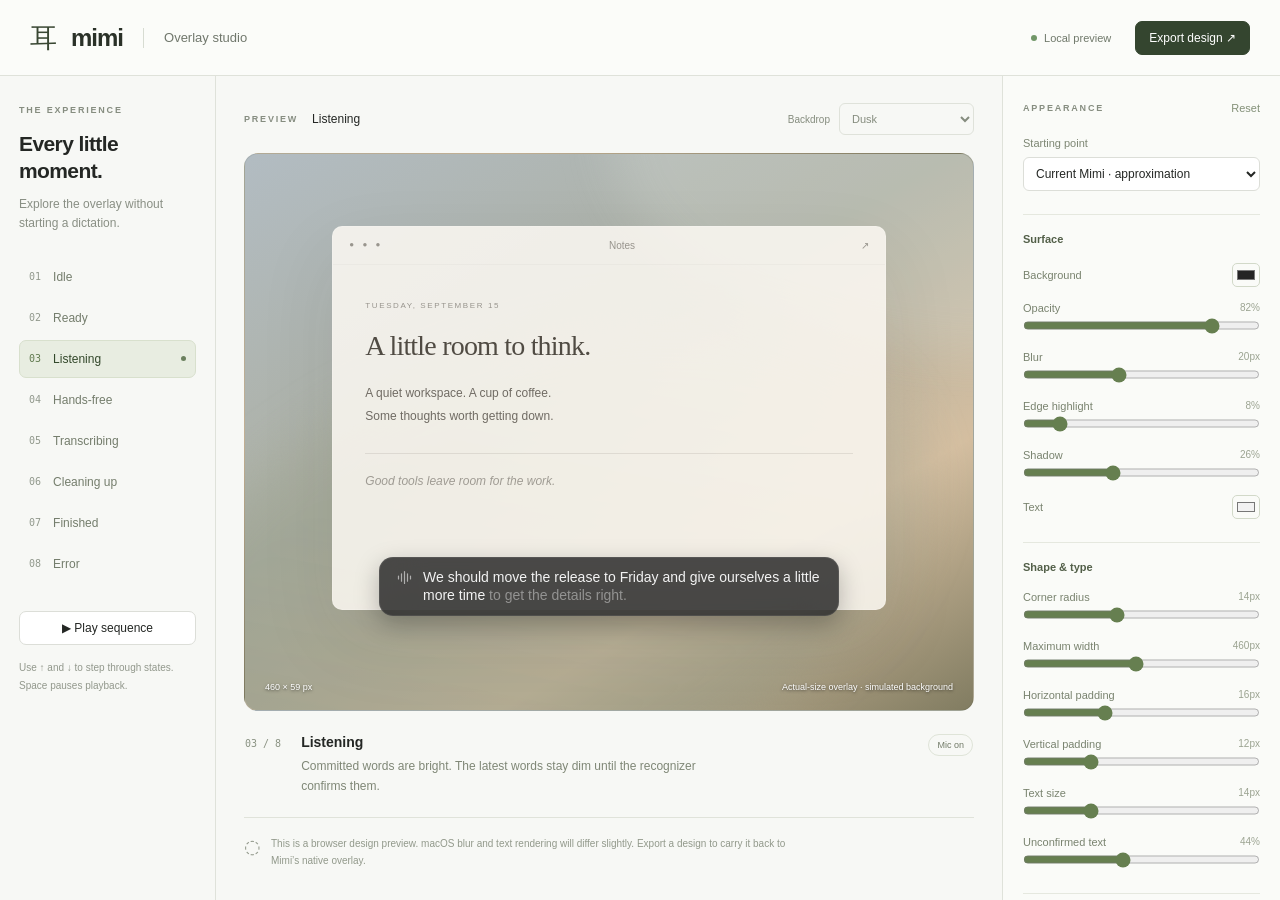
<file: tools/overlay-preview/index.html>
<!doctype html>
<html lang="en">
<head>
  <meta charset="utf-8">
  <meta name="viewport" content="width=device-width, initial-scale=1">
  <title>Mimi — Overlay studio</title>
  <link rel="icon" href="data:image/svg+xml,%3Csvg xmlns='http://www.w3.org/2000/svg' viewBox='0 0 40 40'%3E%3Ctext y='32' font-size='34'%3E耳%3C/text%3E%3C/svg%3E">
  <link rel="stylesheet" href="style.css">
</head>
<body>
  <header class="topbar">
    <div class="brand"><span class="mark">耳</span><strong>mimi</strong><span class="divider"></span><span>Overlay studio</span></div>
    <div class="header-actions"><span class="local"><i></i> Local preview</span><button id="export">Export design <span aria-hidden="true">↗</span></button></div>
  </header>
  <main>
    <aside class="states-pane">
      <p class="eyebrow">THE EXPERIENCE</p>
      <h1>Every little moment.</h1>
      <p class="muted intro">Explore the overlay without starting a dictation.</p>
      <nav id="states" aria-label="Overlay state"></nav>
      <button id="play" class="play">▶ Play sequence</button>
      <p class="side-note">Use ↑ and ↓ to step through states.<br>Space pauses playback.</p>
    </aside>
    <section class="workspace" aria-label="Preview workspace">
      <div class="workspace-toolbar"><div><span class="eyebrow">PREVIEW</span><span id="state-name">Listening</span></div><label class="backdrop-picker">Backdrop <select id="backdrop"><option value="dusk">Dusk</option><option value="paper">Light workspace</option><option value="night">Dark workspace</option><option value="color">Color study</option></select></label></div>
      <div class="stage dusk" id="stage">
        <div class="ambient ambient-one"></div><div class="ambient ambient-two"></div>
        <div class="sample-window" aria-hidden="true"><div class="window-bar"><span>● ● ●</span><span>Notes</span><span>↗</span></div><div class="sample-content"><div class="sample-date">TUESDAY, SEPTEMBER 15</div><h2>A little room to think.</h2><p>A quiet workspace. A cup of coffee.<br>Some thoughts worth getting down.</p><div class="sample-rule"></div><p class="sample-muted">Good tools leave room for the work.</p></div></div>
        <div class="overlay-anchor"><div id="overlay" class="mimi-overlay"><span class="glyph" id="glyph" aria-hidden="true"></span><div class="overlay-copy"><span id="committed"></span><span id="volatile-text"></span></div></div></div>
        <div class="stage-caption"><span id="dimensions"></span><span>Actual-size overlay · simulated background</span></div>
      </div>
      <div class="state-details"><span id="state-number">03 / 08</span><div><h2 id="detail-title">Listening</h2><p id="detail-description"></p></div><span id="mic-state" class="mic-state"></span></div>
      <div class="preview-note"><span aria-hidden="true">◌</span><p>This is a browser design preview. macOS blur and text rendering will differ slightly. Export a design to carry it back to Mimi’s native overlay.</p></div>
    </section>
    <aside class="inspector" aria-label="Appearance editor">
      <div class="inspector-heading"><span class="eyebrow">APPEARANCE</span><button id="reset" class="text-button">Reset</button></div>
      <label class="field-label" for="preset">Starting point</label><select id="preset"><option value="current">Current Mimi · approximation</option><option value="glass">Soft glass</option><option value="ink">Solid ink</option><option value="light">Frosted light</option><option value="custom">Custom</option></select>
      <section class="control-section"><h2>Surface</h2><label class="color-row">Background <input type="color" id="background" aria-label="Background color"></label><div id="surface-controls"></div><label class="color-row">Text <input type="color" id="textColor" aria-label="Text color"></label></section>
      <section class="control-section"><h2>Shape & type</h2><div id="shape-controls"></div></section>
      <section class="control-section"><h2>Content</h2><label class="field-label" for="sample">Sample dictation</label><textarea id="sample" rows="3" spellcheck="false"></textarea><label class="check-row"><input type="checkbox" id="motion"> Animate listening icon</label></section>
      <p class="save-note" id="save-note" role="status">Changes stay in this browser.</p>
    </aside>
  </main>
  <script src="app.js"></script>
</body>
</html>
</file>
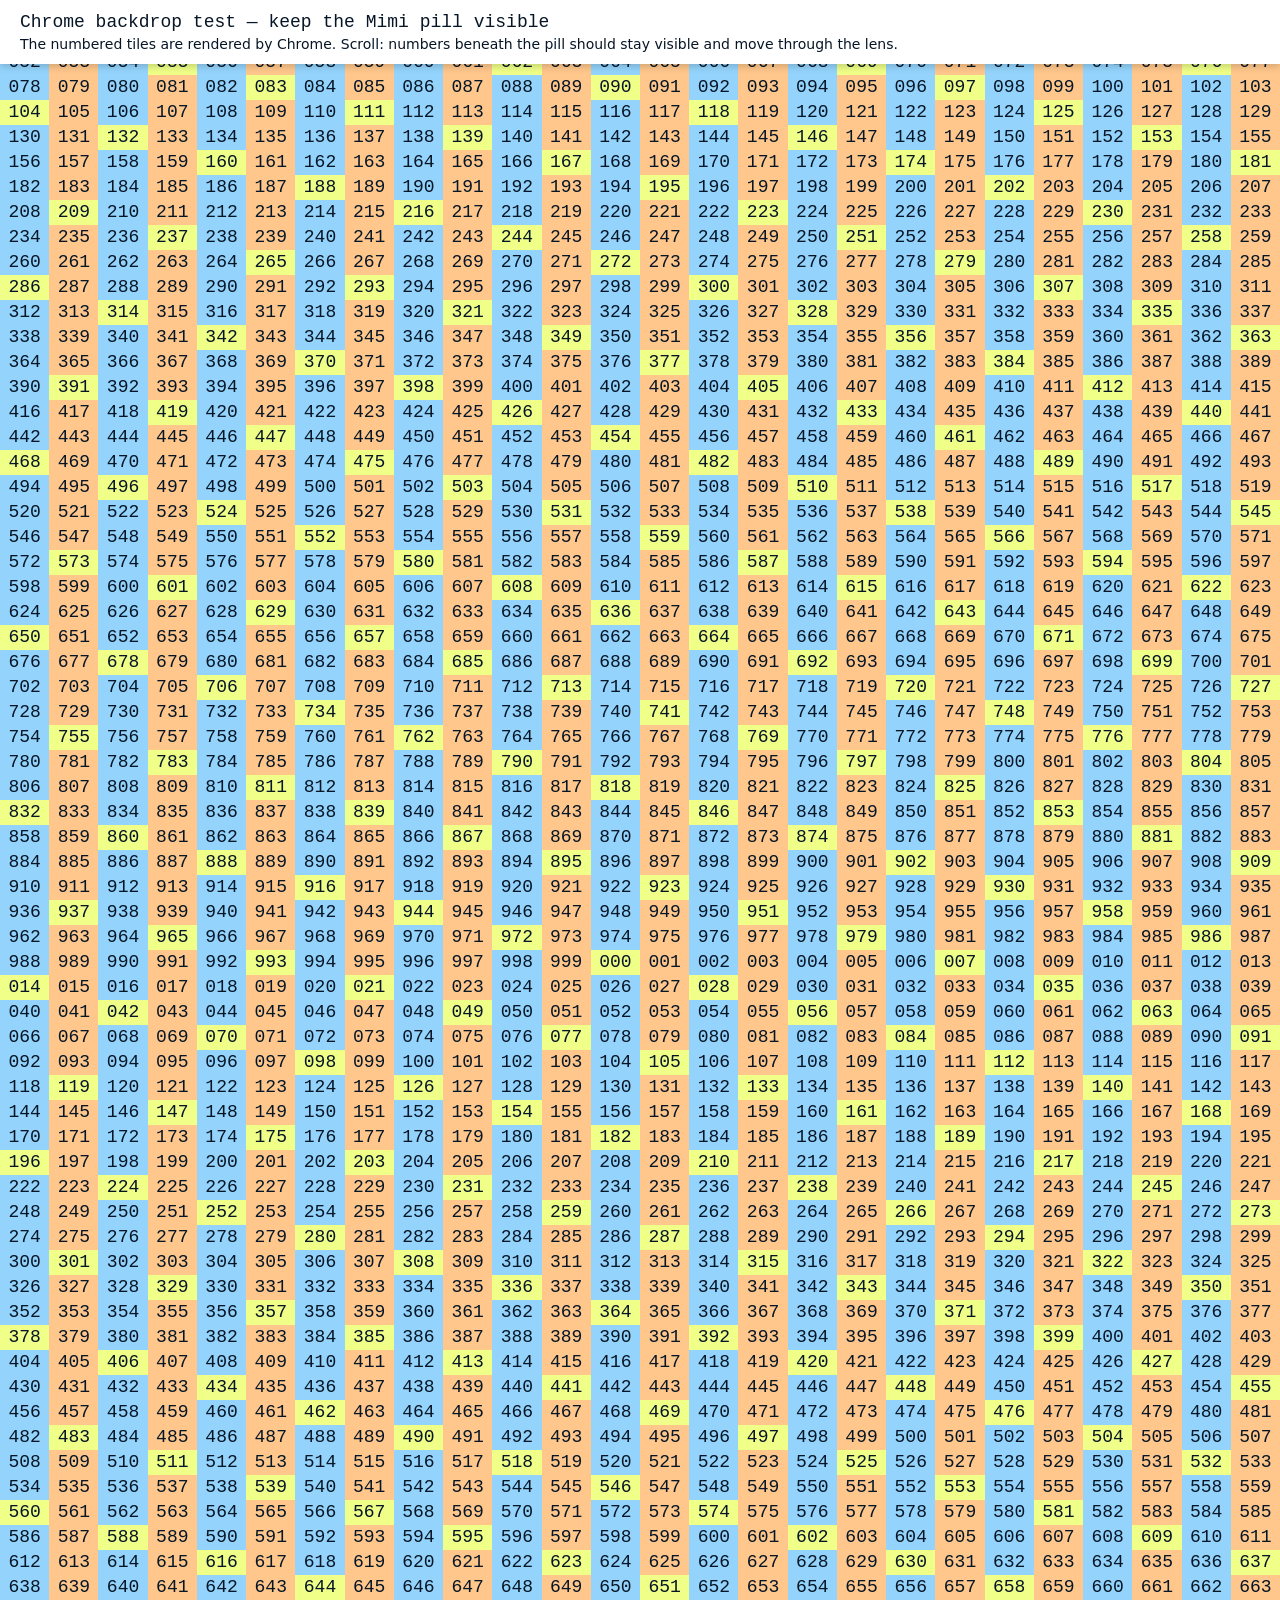
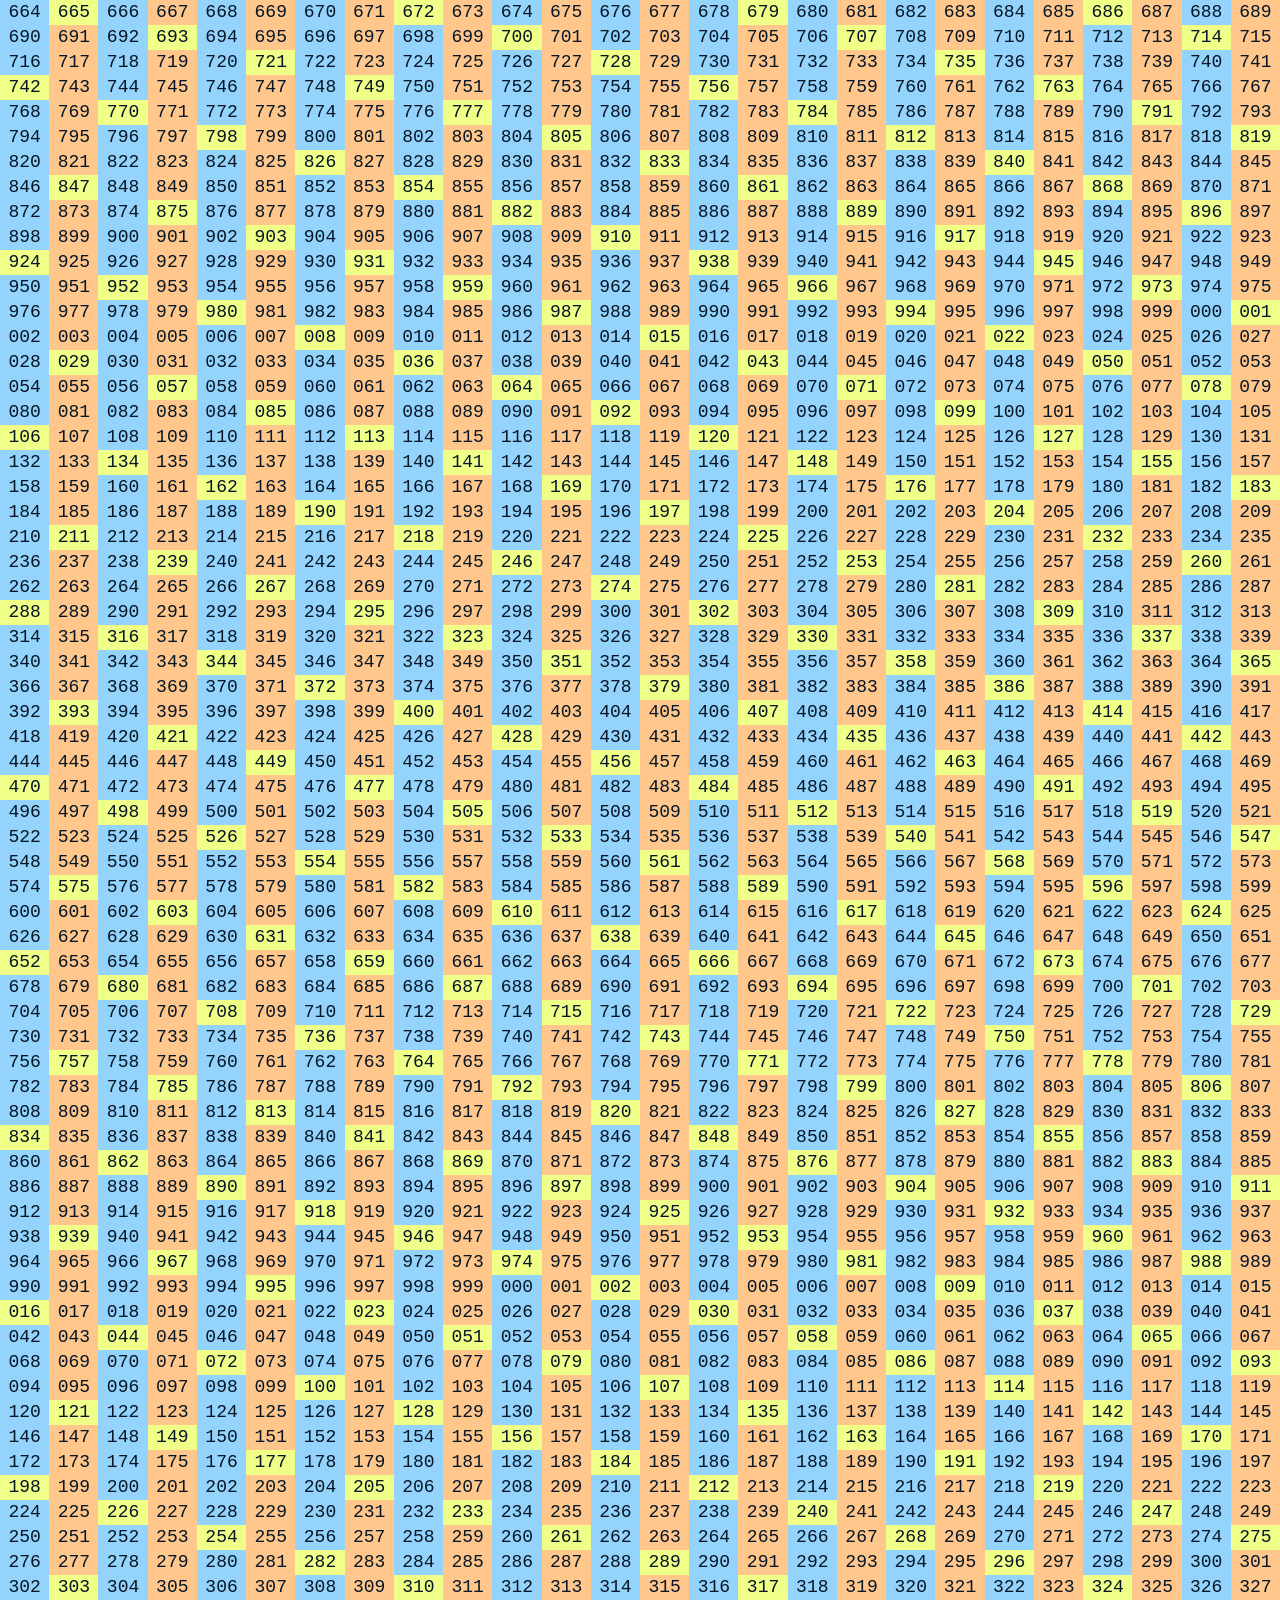
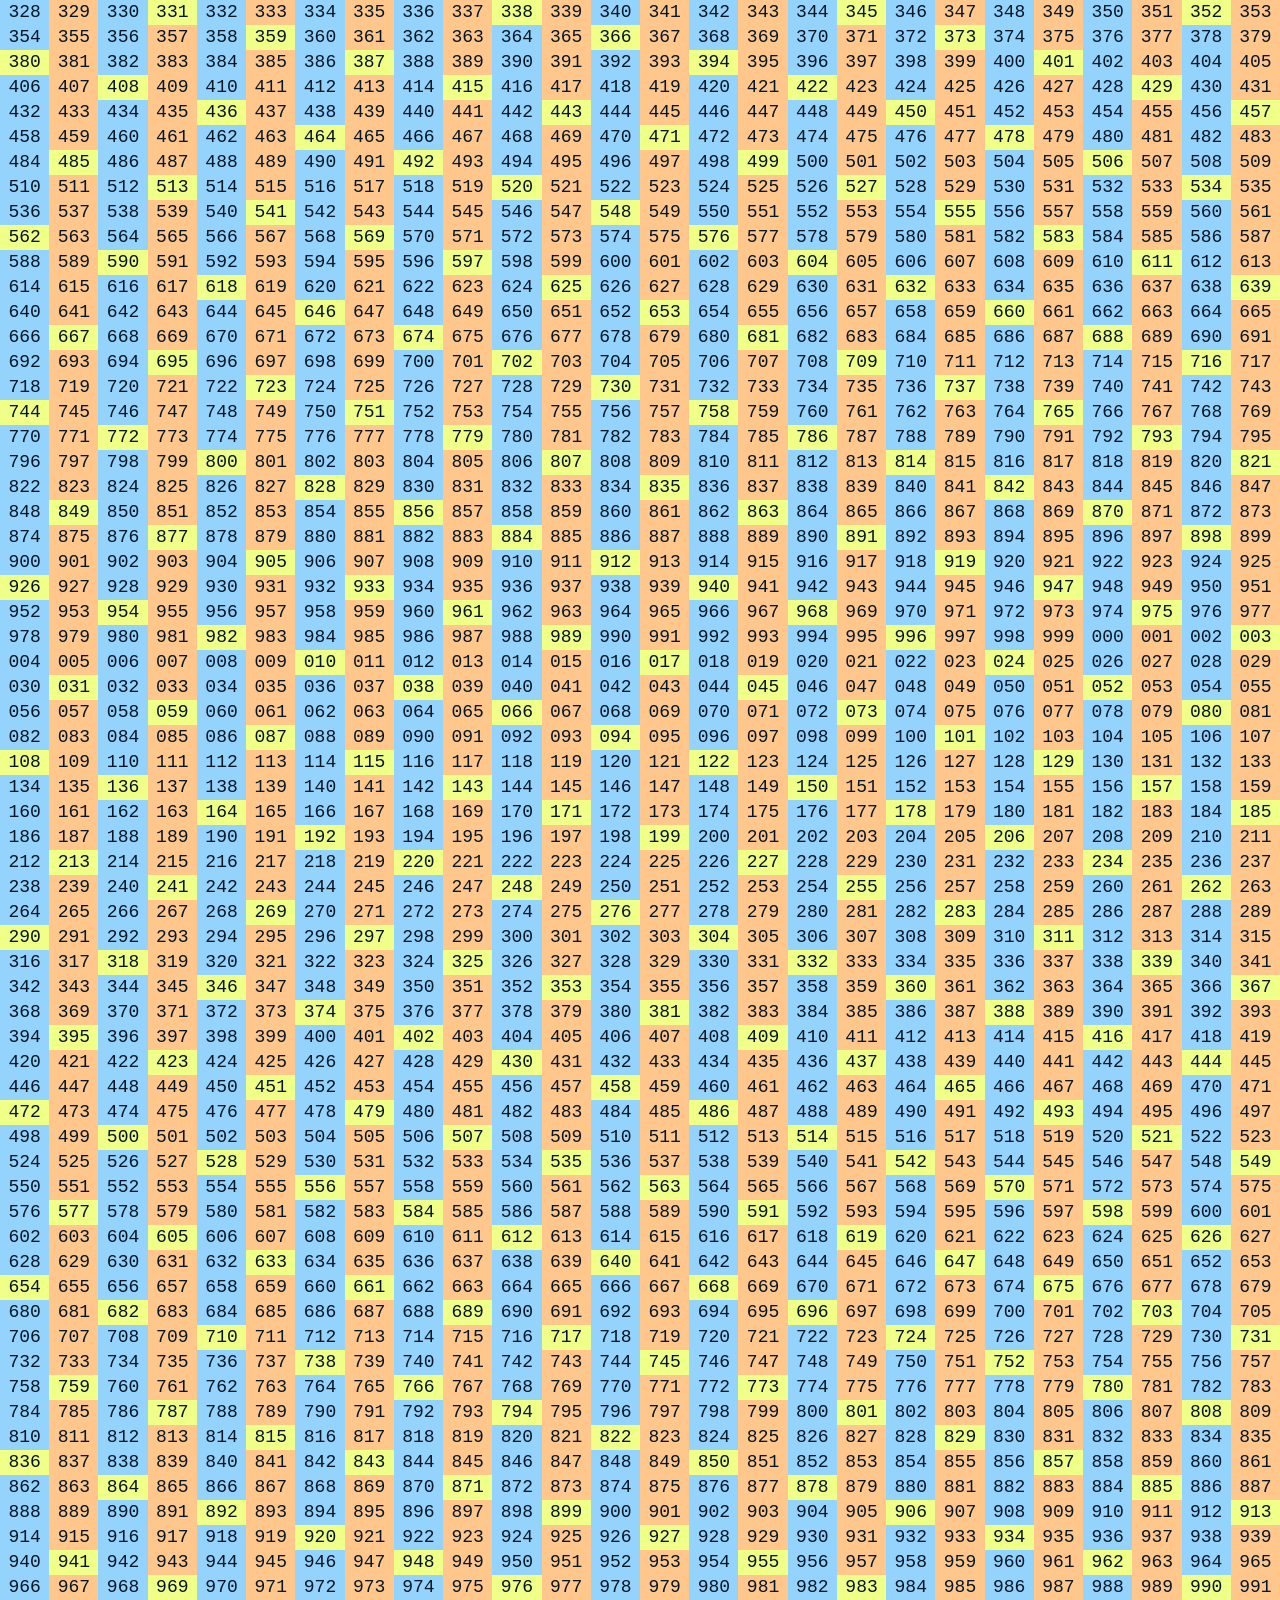
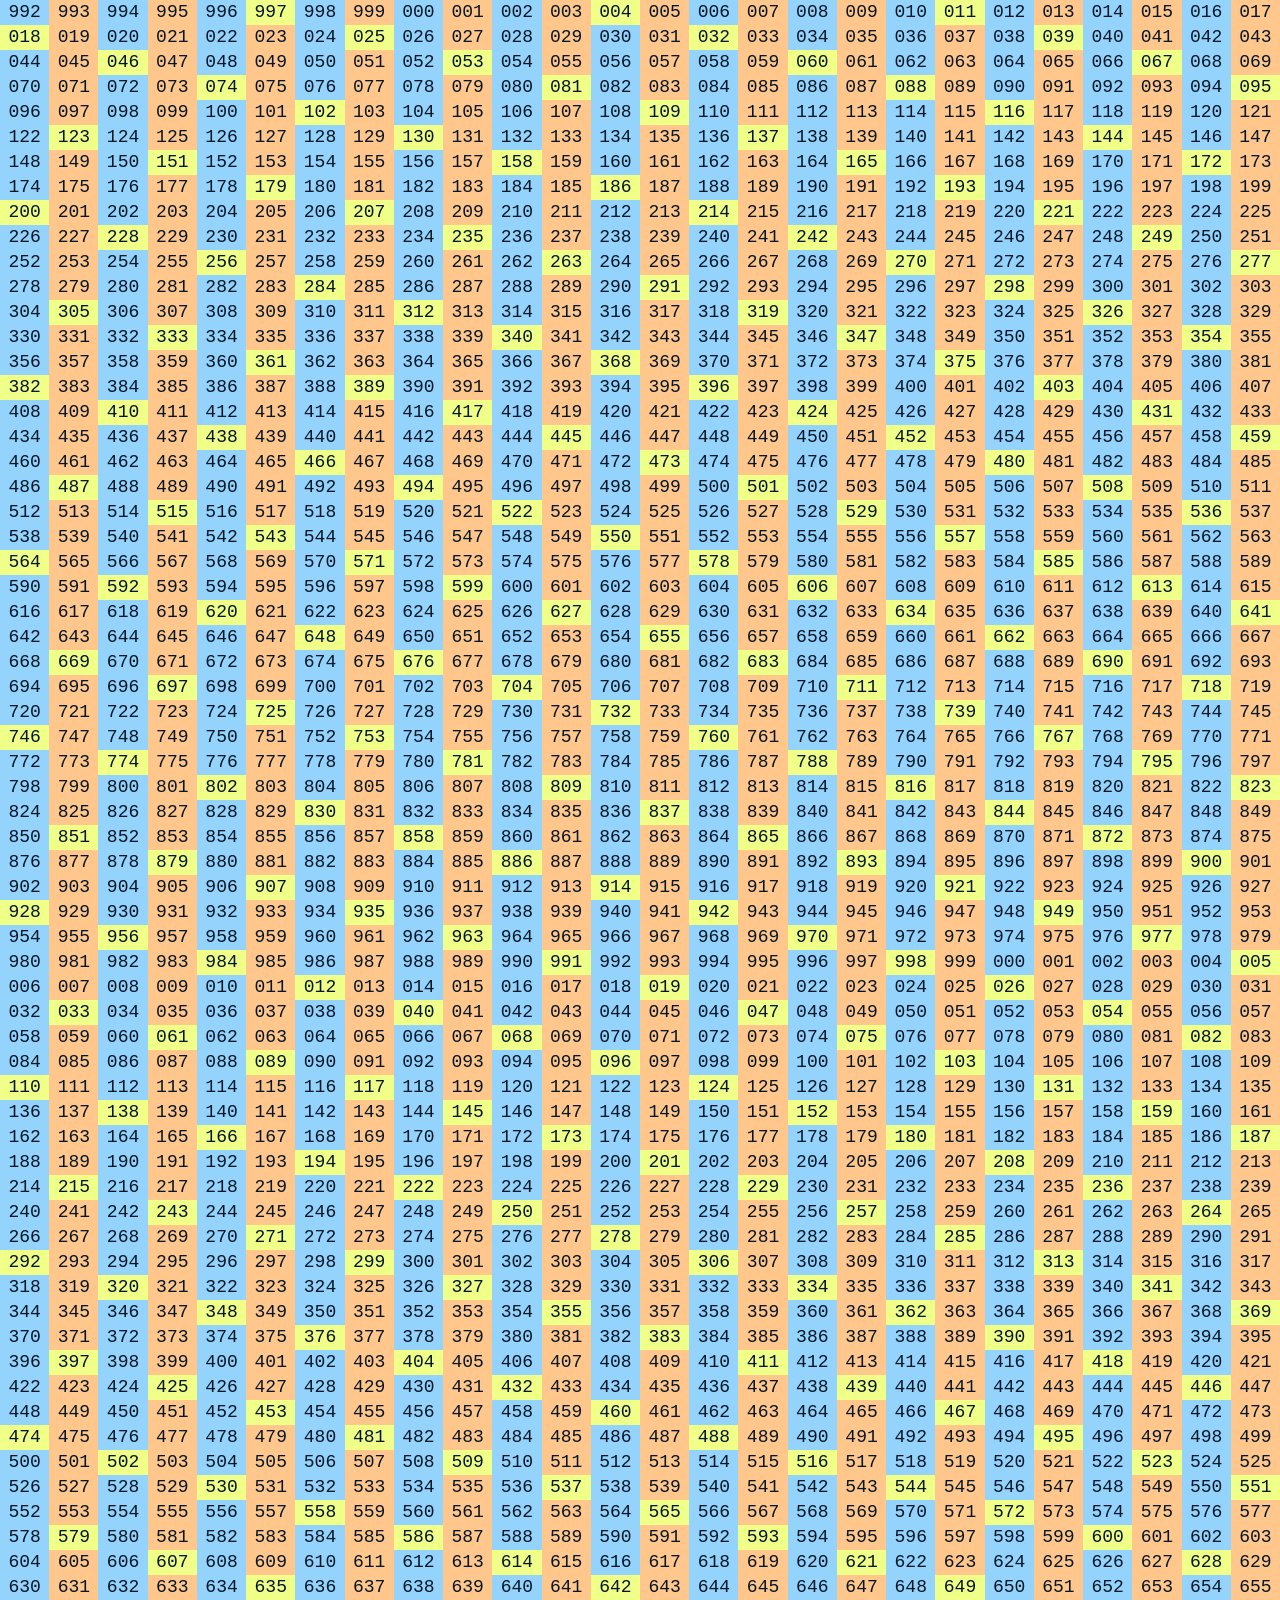
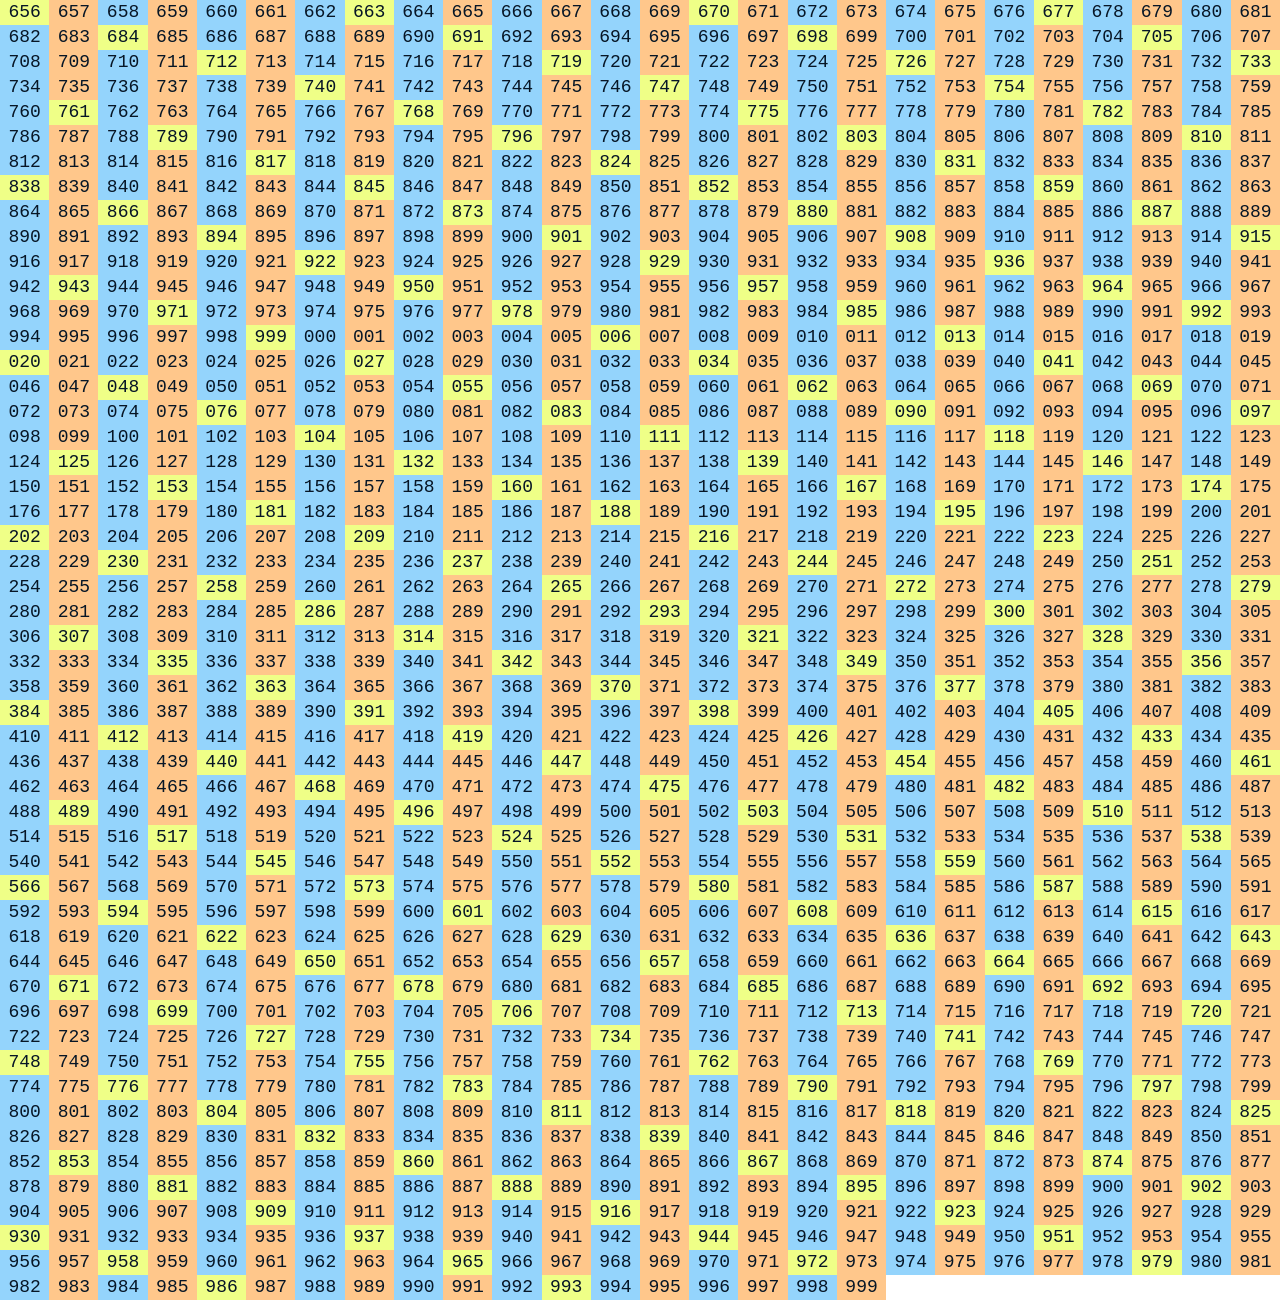
<file: tools/native-overlay-preview/backdrop-test.html>
<!doctype html>
<meta charset="utf-8">
<title>Mimi — cross-app backdrop test</title>
<style>
  * { box-sizing: border-box; }
  body { margin: 0; font: 18px ui-monospace, monospace; color: #071626; }
  header { position: fixed; top: 0; left: 0; right: 0; z-index: 1; background: #fff; padding: 12px 20px; box-shadow: 0 2px 8px #0003; }
  header small { display: block; margin-top: 4px; font: 14px system-ui; }
  main { display: grid; grid-template-columns: repeat(auto-fill, minmax(48px, 1fr)); }
  span { height: 25px; text-align: center; line-height: 25px; background: #94d4fc; }
  span:nth-child(2n) { background: #ffc78b; }
  span:nth-child(7n) { background: #efff87; }
</style>
<header>Chrome backdrop test — keep the Mimi pill visible
  <small>The numbered tiles are rendered by Chrome. Scroll: numbers beneath the pill should stay visible and move through the lens.</small>
</header>
<main id="grid"></main>
<script>
  const grid = document.getElementById('grid');
  const cells = document.createDocumentFragment();
  for (let n = 0; n < 8000; n++) {
    const cell = document.createElement('span');
    cell.textContent = String(n % 1000).padStart(3, '0');
    cells.append(cell);
  }
  grid.append(cells);
</script>
</file>
<file: tools/overlay-preview/style.css>
:root{color-scheme:light;font-family:-apple-system,BlinkMacSystemFont,"Segoe UI",sans-serif;color:#242724;background:#f7f8f5;font-synthesis:none}
*{box-sizing:border-box}body{margin:0}button,input,select,textarea{font:inherit}button,select,input[type=color],input[type=checkbox],input[type=range]{cursor:pointer}button{border:1px solid #dcded8;background:#fff;border-radius:7px;padding:9px 13px;color:inherit;font-size:12px}button:hover{background:#eff1eb}button:focus-visible,select:focus-visible,input:focus-visible,textarea:focus-visible{outline:2px solid #5b785c;outline-offset:3px}select{color:inherit;border:1px solid #dcded8;border-radius:6px;background:#fff;padding:8px;font-size:12px;width:100%}textarea{width:100%;resize:vertical;min-height:74px;border:1px solid #dcded8;border-radius:7px;background:#fff;padding:10px;line-height:1.5;font-size:12px;color:#454b43}
.topbar{height:76px;padding:0 30px;border-bottom:1px solid #dfe2da;display:flex;align-items:center;justify-content:space-between;background:#fbfcf9}.brand{display:flex;align-items:center;gap:14px;font-size:13px;color:#70776c}.brand strong{font-size:24px;letter-spacing:-1px;color:#2a3128;font-weight:650}.mark{font-size:27px;color:#394733}.divider{height:20px;background:#d7dcd2;width:1px;margin:0 6px}.header-actions{display:flex;align-items:center;gap:24px}.local{display:flex;align-items:center;gap:7px;font-size:11px;color:#70796b}.local i{width:6px;height:6px;border-radius:50%;background:#719768}.header-actions button{background:#34452f;color:#fff;border-color:#34452f}.header-actions button:hover{background:#455a3e}
main{display:grid;grid-template-columns:216px minmax(340px,1fr) 278px;min-height:calc(100vh - 76px)}.states-pane{padding:29px 19px;border-right:1px solid #dfe2da}.eyebrow{font-size:9px;letter-spacing:1.8px;font-weight:650;color:#868d80;margin:0 0 15px}.states-pane h1{font-size:21px;line-height:1.3;letter-spacing:-.6px;font-weight:550;margin:0 0 10px}.muted{color:#898f84}.intro{font-size:12px;line-height:1.6;margin:0 0 25px}.state-button{display:flex;align-items:center;gap:12px;width:100%;text-align:left;border:1px solid transparent;background:transparent;margin:3px 0;padding:11px 9px;color:#747d6c}.state-button .index{font:10px ui-monospace,monospace;color:#92998d}.state-button .state-dot{margin-left:auto;width:5px;height:5px;border-radius:50%;background:transparent}.state-button[aria-pressed=true]{color:#33482b;background:#e8ede1;border-color:#d8e0cd}.state-button[aria-pressed=true] .index{color:#637c51}.state-button[aria-pressed=true] .state-dot{background:#6b805e}.play{width:100%;margin-top:25px}.side-note{font-size:10px;line-height:1.8;color:#92988c;margin-top:14px}.workspace{padding:27px 28px;min-width:0}.workspace-toolbar{display:flex;justify-content:space-between;align-items:center;margin-bottom:18px;gap:12px}.workspace-toolbar>div{display:flex;align-items:center;gap:14px}.workspace-toolbar .eyebrow{margin:0}.workspace-toolbar #state-name{font-size:12px}.backdrop-picker{display:flex;align-items:center;gap:9px;font-size:10px;color:#858c7e}.backdrop-picker select{width:135px;font-size:11px;background:transparent;border-color:#dfe2da}
.stage{height:clamp(410px,62vh,700px);min-height:410px;position:relative;overflow:hidden;border-radius:14px;isolation:isolate;--window-bg:rgba(254,250,244,.83);--window-text:#504b43;background:#b2bab4;border:1px solid rgba(70,74,57,.12)}.stage.dusk{background:linear-gradient(150deg,#b2bcc2 0%,#acafa2 42%,#d4bea0 72%,#817c61 100%)}.stage.paper{background:#e1e4dc;--window-bg:rgba(255,255,255,.92)}.stage.night{background:linear-gradient(140deg,#18272a,#27392f 58%,#4b5142);--window-bg:rgba(32,42,38,.86);--window-text:#c5cbbf}.stage.color{background:linear-gradient(130deg,#c2c8e1,#c4d2b3 44%,#e6aa8c 76%,#c8afbd)}.ambient{position:absolute;width:110%;height:80%;border-radius:50%;filter:blur(25px);pointer-events:none;z-index:-1}.ambient-one{left:-15%;top:35%;background:linear-gradient(30deg,#697b6b77,#d8d1b955);transform:rotate(-19deg)}.ambient-two{left:50%;top:-44%;background:#ecede933}.paper .ambient{opacity:0}.night .ambient{opacity:.35}.sample-window{position:absolute;width:76%;left:12%;top:13%;height:69%;background:var(--window-bg);color:var(--window-text);border:1px solid #ffffff26;border-radius:10px;box-shadow:0 30px 80px #22251d16;overflow:hidden}.window-bar{display:flex;justify-content:space-between;padding:13px 16px;border-bottom:1px solid #8888881c;font-size:10px;opacity:.55}.window-bar span:first-child{font-size:8px;letter-spacing:3px}.sample-content{padding:36px 32px}.sample-date{font-size:8px;letter-spacing:1.6px;opacity:.55}.sample-content h2{font-family:Georgia,serif;font-size:28px;line-height:1.2;font-weight:normal;letter-spacing:-.8px;margin:19px 0}.sample-content p{font-size:12px;line-height:1.9;opacity:.8}.sample-rule{margin:26px 0 16px;height:1px;width:100%;background:currentColor;opacity:.12}.sample-muted{font-style:italic;opacity:.5!important}.overlay-anchor{position:absolute;bottom:94px;left:16px;right:16px;display:flex;justify-content:center;align-items:flex-end;pointer-events:none}.mimi-overlay{--surface:#242424;--opacity:.82;--blur:20px;--radius:14px;--border:.08;--shadow:.26;--font:14px;--pad-x:16px;--pad-y:12px;--max-width:460px;--text:#f2f2f2;--volatile:.44;--line:1.25;background:color-mix(in srgb,var(--surface) calc(var(--opacity)*100%),transparent);-webkit-backdrop-filter:blur(var(--blur));backdrop-filter:blur(var(--blur));border-radius:var(--radius);box-shadow:0 8px 25px rgb(0 0 0 / var(--shadow)),inset 0 0 0 1px rgb(255 255 255 / var(--border));padding:var(--pad-y) var(--pad-x);display:flex;align-items:flex-start;gap:10px;min-width:min(220px,100%);max-width:min(var(--max-width),100%);width:max-content;color:var(--text);font:500 var(--font)/var(--line) -apple-system,BlinkMacSystemFont,sans-serif;transition:opacity .18s,transform .18s;overflow-wrap:anywhere}.mimi-overlay.hidden{opacity:0;transform:translateY(4px)}.glyph{width:18px;flex:0 0 18px;height:1.25em;display:flex;align-items:center;justify-content:center;opacity:.6}.glyph svg{width:15px;height:15px;stroke:currentColor;stroke-width:1.6;fill:none;stroke-linecap:round;stroke-linejoin:round}.glyph.pulse{animation:pulse 1.8s ease-in-out infinite}.overlay-copy{min-width:0;max-height:340px;overflow:auto;white-space:pre-wrap}#volatile-text{opacity:var(--volatile)}.stage-caption{position:absolute;bottom:18px;left:20px;right:20px;display:flex;justify-content:space-between;gap:8px;font-size:9px;color:#fff;text-shadow:0 1px 3px #0008}.paper .stage-caption{color:#697161;text-shadow:none}.state-details{display:flex;gap:20px;padding:23px 1px 20px;border-bottom:1px solid #e0e3da;align-items:flex-start}.state-details>span:first-child{font:10px ui-monospace,monospace;color:#8a9282;margin-top:4px;white-space:nowrap}.state-details h2{font-size:14px;font-weight:550;margin:0 0 7px}.state-details p{font-size:12px;line-height:1.65;color:#7f8776;margin:0;max-width:430px}.mic-state{margin-left:auto;font-size:9px;white-space:nowrap;border:1px solid #dfe4d8;padding:5px 8px;border-radius:20px;color:#6f7865}.preview-note{display:flex;gap:10px;color:#92998b;padding-top:17px;max-width:570px}.preview-note>span{font-size:19px}.preview-note p{font-size:10px;line-height:1.7;margin:0}
.inspector{border-left:1px solid #dfe2da;padding:26px 20px;background:#fafbf8}.inspector-heading{display:flex;justify-content:space-between;align-items:center;margin-bottom:23px}.inspector-heading .eyebrow{margin:0}.text-button{border:none;padding:0;background:none;color:#839078;font-size:11px}.field-label{display:block;font-size:11px;color:#7d8673;margin-bottom:8px}.control-section{border-top:1px solid #e5e8df;margin-top:23px;padding-top:18px}.control-section h2{font-size:11px;font-weight:600;margin:0 0 18px;color:#525f48}.color-row{display:flex;justify-content:space-between;align-items:center;font-size:11px;color:#79836f;margin:12px 0}.color-row input{width:28px;height:24px;border:1px solid #d2d9c9;padding:2px;background:transparent;border-radius:5px}.slider-label{display:flex;justify-content:space-between;font-size:11px;color:#79836f;margin:15px 0 4px}.slider-label output{font-size:10px;font-variant-numeric:tabular-nums;color:#9ba391}input[type=range]{width:100%;height:13px;accent-color:#667f50;margin:0}input[type=checkbox]{accent-color:#667f50}.check-row{display:flex;align-items:center;gap:6px;font-size:11px;color:#79836f;margin-top:13px}.save-note{font-size:10px;line-height:1.6;color:#919a87;margin-top:22px}
@keyframes pulse{0%,100%{opacity:.6}50%{opacity:.22}}@media(prefers-reduced-motion:reduce){*,*::before,*::after{animation:none!important;transition:none!important}}@media(min-width:1600px){main{grid-template-columns:245px minmax(340px,1fr) 300px}.workspace{padding:30px 45px}}@media(max-width:1050px){main{grid-template-columns:176px minmax(300px,1fr) 238px}.workspace{padding:25px 18px}.states-pane{padding:25px 14px}.inspector{padding:25px 15px}.sample-content{padding:25px 20px}.sample-content h2{font-size:24px}.local{display:none}.mic-state{display:none}.stage-caption span:last-child{display:none}}@media(max-width:800px){.topbar{padding:0 18px;height:65px}.brand{gap:9px}.brand>span:last-child{font-size:11px}.header-actions button{font-size:10px}main{grid-template-columns:1fr}.states-pane{border:0;padding:20px 18px 8px}.states-pane h1,.intro,.states-pane .eyebrow,.side-note{display:none}#states{display:flex;overflow-x:auto;gap:5px}.state-button{width:auto;white-space:nowrap}.state-button .state-dot{display:none}.play{width:auto;margin-top:10px}.workspace{padding:15px 18px}.stage{height:470px}.inspector{border:0;border-top:1px solid #dfe2da;display:grid;grid-template-columns:1fr 1fr;gap:15px 25px;padding:25px 20px}.inspector-heading,.inspector>.field-label,.inspector>select,.save-note{grid-column:1/-1}.inspector-heading{margin-bottom:0}.inspector>.field-label{margin:0}.control-section{margin-top:0}.sample-window{top:10%;height:75%}.overlay-anchor{bottom:80px}.state-details{gap:12px}}

@media(min-width:801px){.inspector{max-height:calc(100vh - 76px);overflow-y:auto;position:sticky;top:0;scrollbar-width:thin}}
</file>
